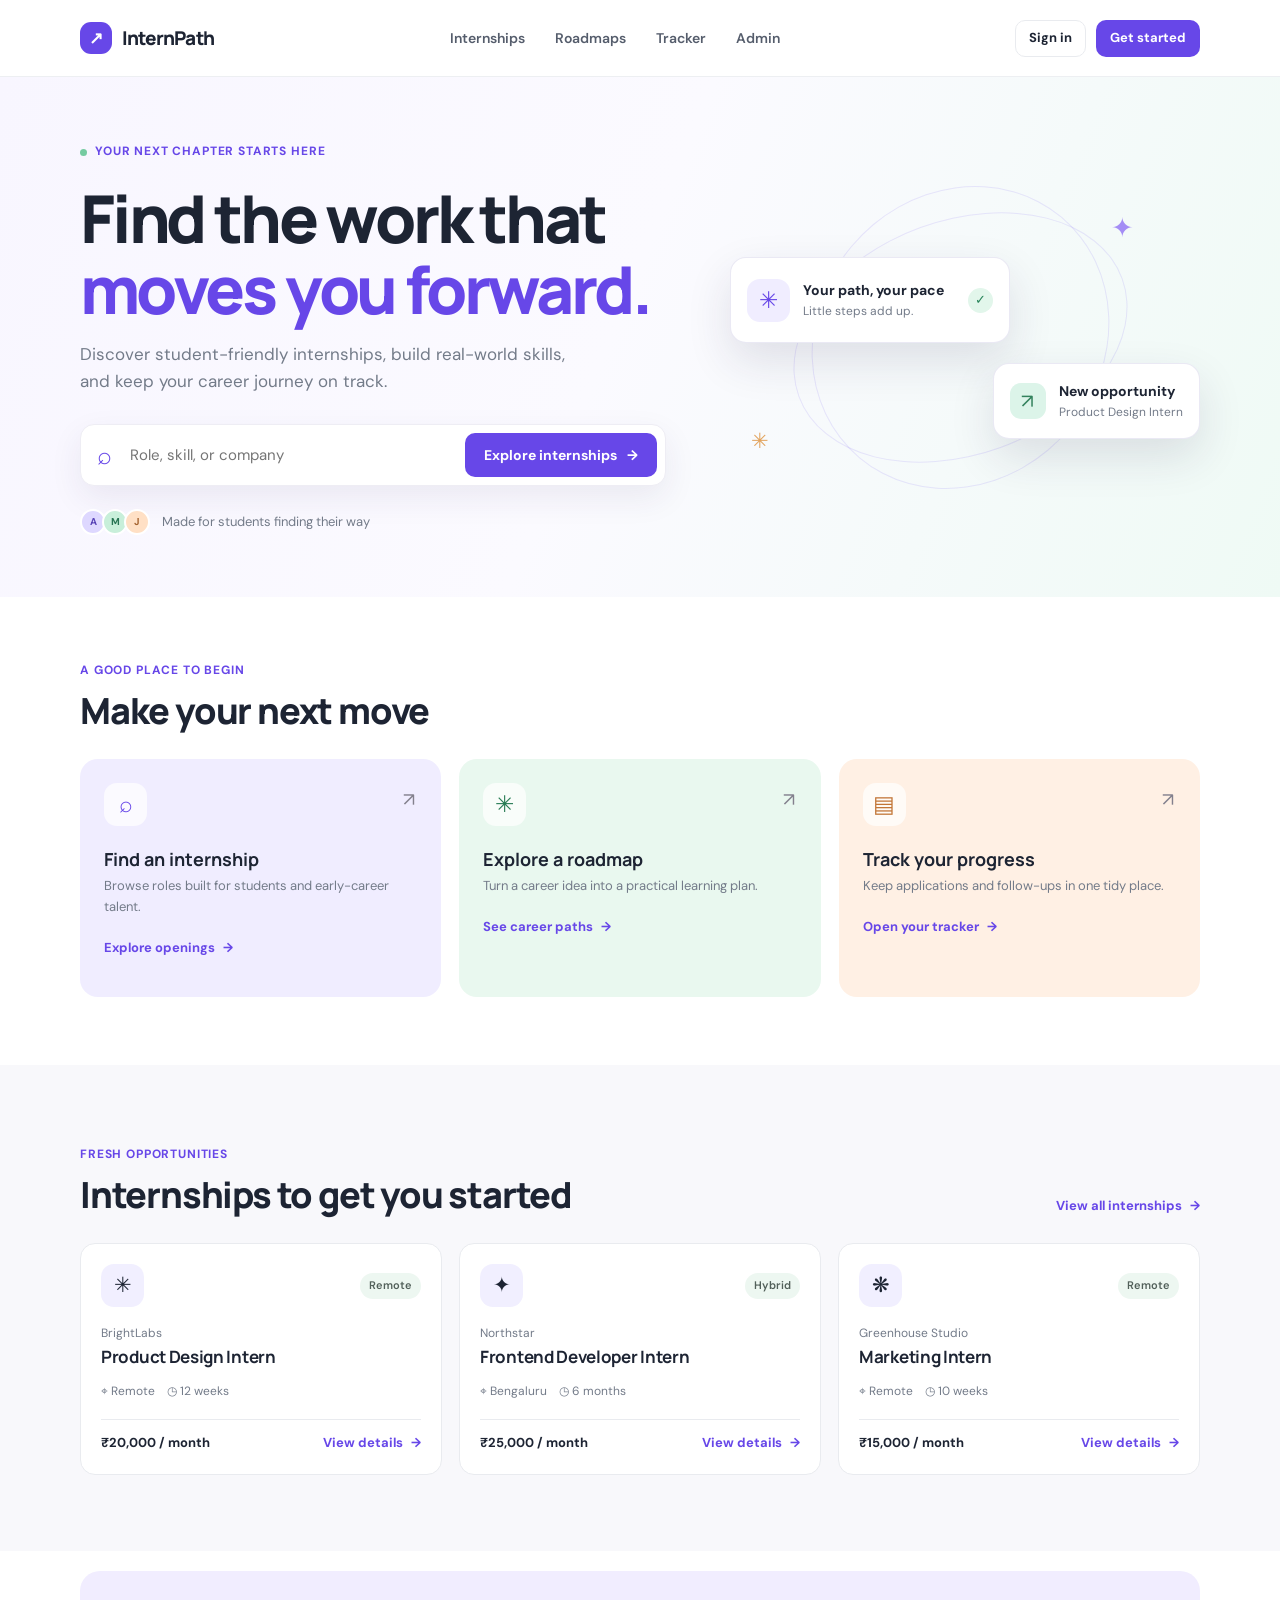
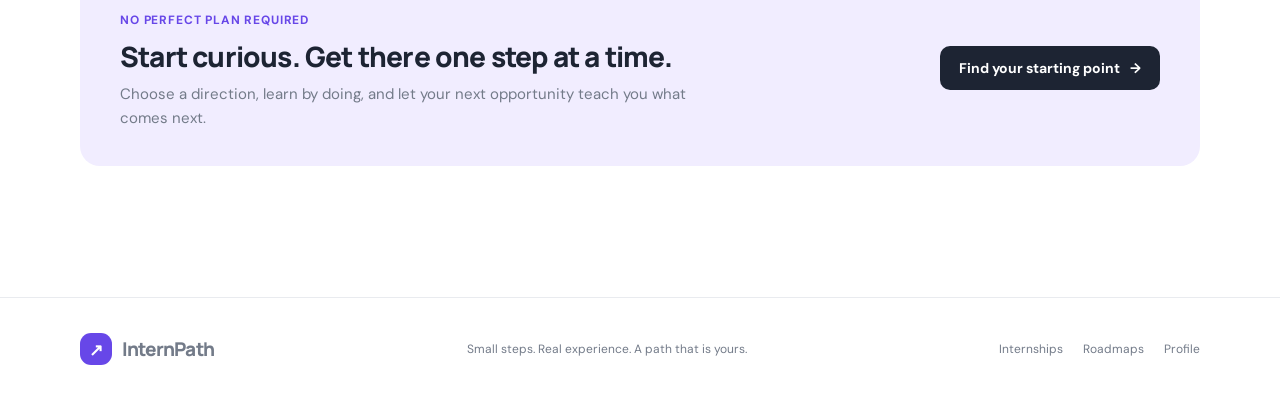
<file: index.html>
<!doctype html>
<html lang="en">
<head>
  <meta charset="utf-8">
  <meta name="viewport" content="width=device-width, initial-scale=1">
  <meta name="description" content="Find student internships, explore career roadmaps, and keep every application organized in one place.">
  <title>InternPath — Find your starting point</title>
  <link rel="preconnect" href="https://fonts.googleapis.com">
  <link rel="preconnect" href="https://fonts.gstatic.com" crossorigin>
  <link href="https://fonts.googleapis.com/css2?family=DM+Sans:wght@400;500;600;700&family=Manrope:wght@400;500;600;700;800&display=swap" rel="stylesheet">
  <link rel="stylesheet" href="css/style.css">
</head>
<body>
  <div id="site-header"></div>
  <main>
    <section class="hero">
      <div class="container hero-grid">
        <div class="hero-copy">
          <span class="eyebrow"><span class="eyebrow-dot"></span> Your next chapter starts here</span>
          <h1>Find the work that<br><span>moves you forward.</span></h1>
          <p>Discover student-friendly internships, build real-world skills, and keep your career journey on track.</p>
          <form class="hero-search" action="pages/internships.html" method="get">
            <label class="sr-only" for="hero-query">Role, skill, or company</label>
            <span class="search-icon" aria-hidden="true">⌕</span>
            <input id="hero-query" name="q" type="search" placeholder="Role, skill, or company">
            <button class="button button-primary" type="submit">Explore internships <span aria-hidden="true">→</span></button>
          </form>
          <div class="hero-proof"><span class="proof-avatars" aria-hidden="true"><i>A</i><i>M</i><i>J</i></span><span>Made for students finding their way</span></div>
        </div>
        <div class="hero-art" aria-label="Career journey illustration">
          <div class="art-orbit orbit-one"></div><div class="art-orbit orbit-two"></div>
          <div class="art-card art-card-main"><span class="art-card-icon">✳</span><div><strong>Your path, your pace</strong><small>Little steps add up.</small></div><span class="art-check">✓</span></div>
          <div class="art-card art-card-float"><span class="art-float-icon">↗</span><div><strong>New opportunity</strong><small>Product Design Intern</small></div></div>
          <div class="art-sparkle sparkle-one">✦</div><div class="art-sparkle sparkle-two">✳</div>
        </div>
      </div>
    </section>

    <section class="section section-tight">
      <div class="container">
        <div class="section-heading"><div><span class="eyebrow">A good place to begin</span><h2>Make your next move</h2></div></div>
        <div class="path-grid">
          <a class="path-card path-lilac" href="pages/internships.html"><span class="path-icon">⌕</span><span class="path-arrow">↗</span><h3>Find an internship</h3><p>Browse roles built for students and early-career talent.</p><span class="text-link">Explore openings <b>→</b></span></a>
          <a class="path-card path-mint" href="pages/roadmaps.html"><span class="path-icon">✳</span><span class="path-arrow">↗</span><h3>Explore a roadmap</h3><p>Turn a career idea into a practical learning plan.</p><span class="text-link">See career paths <b>→</b></span></a>
          <a class="path-card path-peach" href="pages/tracker.html"><span class="path-icon">▤</span><span class="path-arrow">↗</span><h3>Track your progress</h3><p>Keep applications and follow-ups in one tidy place.</p><span class="text-link">Open your tracker <b>→</b></span></a>
        </div>
      </div>
    </section>

    <section class="section featured-section">
      <div class="container">
        <div class="section-heading"><div><span class="eyebrow">Fresh opportunities</span><h2>Internships to get you started</h2></div><a class="text-link" href="pages/internships.html">View all internships <b>→</b></a></div>
        <div id="featured-internships" class="internship-grid"></div>
      </div>
    </section>

    <section class="section callout-section"><div class="container callout"><div><span class="eyebrow">No perfect plan required</span><h2>Start curious. Get there one step at a time.</h2><p>Choose a direction, learn by doing, and let your next opportunity teach you what comes next.</p></div><a class="button button-dark" href="pages/roadmaps.html">Find your starting point <span aria-hidden="true">→</span></a></div></section>
  </main>
  <div id="site-footer"></div>
  <div id="toast" class="toast" role="status" aria-live="polite"></div>
  <script type="module" src="js/main.js"></script>
  <script type="module">
    import { internships } from "./js/data/internships.js";
    const root = document.querySelector("#featured-internships");
    root.innerHTML = internships.slice(0, 3).map((job) => `
      <article class="internship-card">
        <div class="job-top"><span class="company-mark">${job.logo}</span><span class="tag">${job.type}</span></div>
        <p class="company-name">${job.company}</p><h3>${job.role}</h3>
        <div class="job-meta"><span>⌖ ${job.location}</span><span>◷ ${job.duration}</span></div>
        <div class="job-bottom"><span class="stipend">${job.stipend}</span><a class="text-link" href="pages/internships.html">View details <b>→</b></a></div>
      </article>`).join("");
  </script>
</body>
</html>
</file>
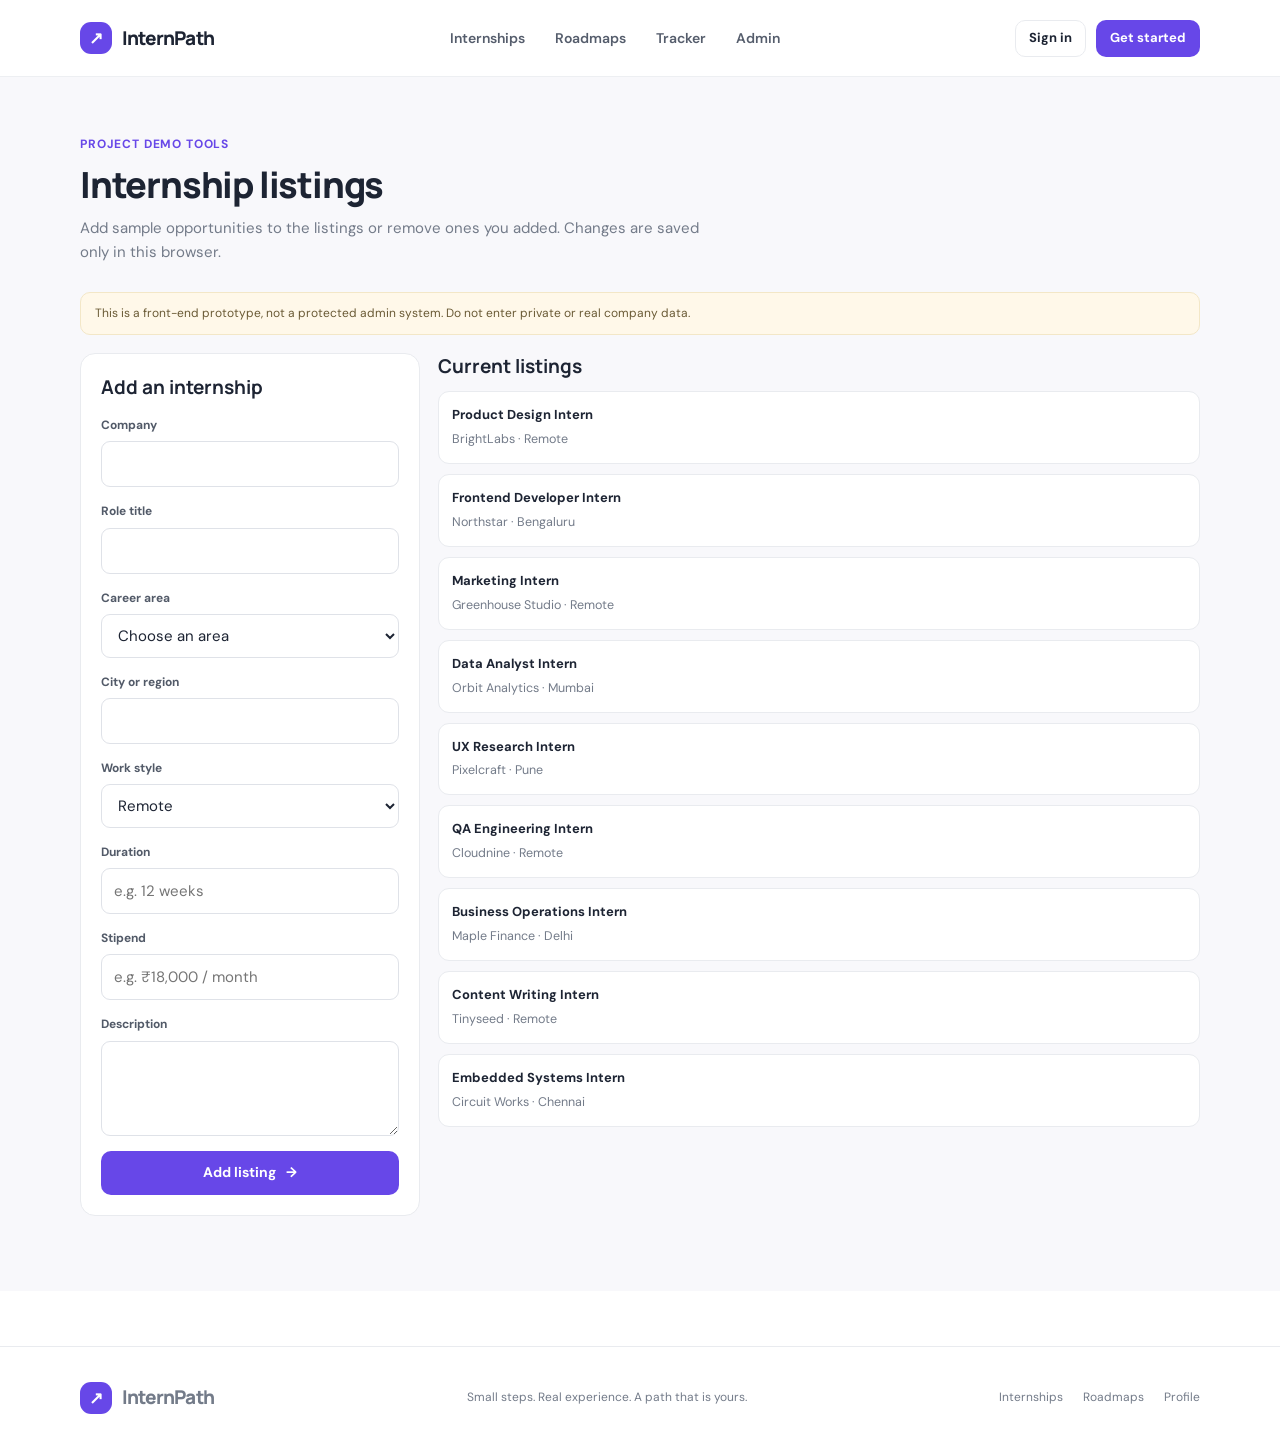
<file: pages/admin.html>
<!doctype html>
<html lang="en">
<head>
  <meta charset="utf-8"><meta name="viewport" content="width=device-width, initial-scale=1">
  <meta name="description" content="Add or remove sample internship opportunities in the InternPath browser demo.">
  <title>Internship admin demo — InternPath</title>
  <link rel="preconnect" href="https://fonts.googleapis.com"><link rel="preconnect" href="https://fonts.gstatic.com" crossorigin>
  <link href="https://fonts.googleapis.com/css2?family=DM+Sans:wght@400;500;600;700&family=Manrope:wght@400;500;600;700;800&display=swap" rel="stylesheet">
  <link rel="stylesheet" href="../css/style.css"><link rel="stylesheet" href="../css/dashboard.css">
</head>
<body>
  <div id="site-header"></div>
  <main class="page-main"><div class="container">
    <header class="page-heading"><span class="eyebrow">Project demo tools</span><h1>Internship listings</h1><p>Add sample opportunities to the listings or remove ones you added. Changes are saved only in this browser.</p></header>
    <div class="prototype-banner">This is a front-end prototype, not a protected admin system. Do not enter private or real company data.</div>
    <div class="admin-layout">
      <section class="panel"><h2 style="margin-top:0;font:700 19px Manrope,sans-serif">Add an internship</h2>
        <form id="internship-form" class="form-stack">
          <div class="field"><label for="company">Company</label><input id="company" name="company" required maxlength="80"></div>
          <div class="field"><label for="role">Role title</label><input id="role" name="role" required maxlength="100"></div>
          <div class="field"><label for="category">Career area</label><select id="category" name="category" required><option value="">Choose an area</option><option>Technology</option><option>Design</option><option>Data</option><option>Marketing</option><option>Business</option></select></div>
          <div class="field"><label for="city">City or region</label><input id="city" name="city" required maxlength="80"></div>
          <div class="field"><label for="type">Work style</label><select id="type" name="type" required><option>Remote</option><option>Hybrid</option><option>On-site</option></select></div>
          <div class="field"><label for="duration">Duration</label><input id="duration" name="duration" placeholder="e.g. 12 weeks" required maxlength="50"></div>
          <div class="field"><label for="stipend">Stipend</label><input id="stipend" name="stipend" placeholder="e.g. ₹18,000 / month" required maxlength="60"></div>
          <div class="field"><label for="description">Description</label><textarea id="description" name="description" required maxlength="350"></textarea></div>
          <button class="button button-primary" type="submit">Add listing <span aria-hidden="true">→</span></button>
        </form>
      </section>
      <section><h2 style="margin:0 0 12px;font:700 19px Manrope,sans-serif">Current listings</h2><div id="admin-list" class="admin-list"></div></section>
    </div>
  </div></main>
  <div id="site-footer"></div><div id="toast" class="toast" role="status" aria-live="polite"></div>
  <script type="module" src="../js/main.js"></script><script type="module" src="../js/admin.js"></script>
</body>
</html>
</file>
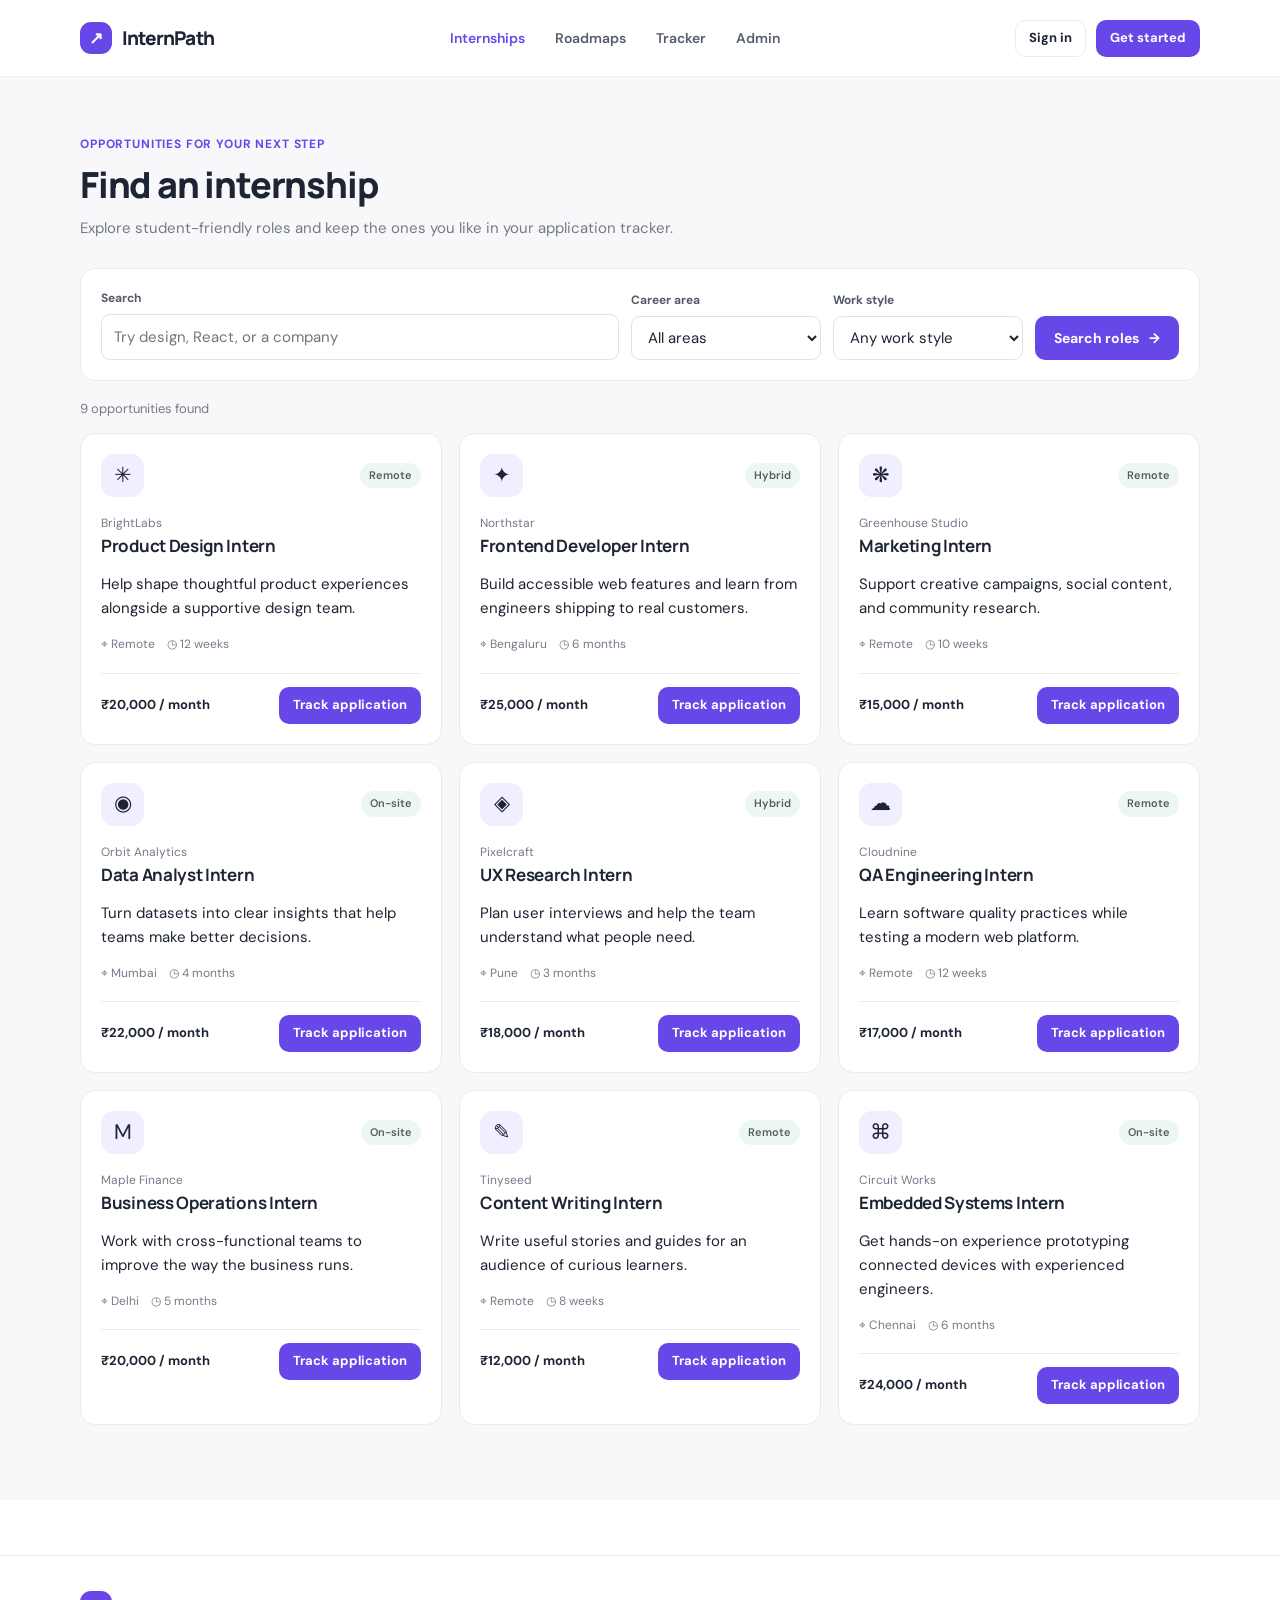
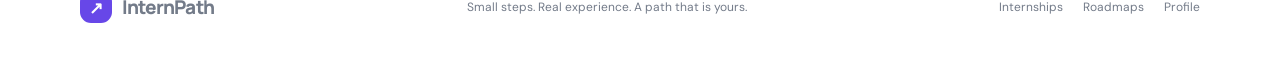
<file: pages/internships.html>
<!doctype html>
<html lang="en">
<head>
  <meta charset="utf-8"><meta name="viewport" content="width=device-width, initial-scale=1">
  <meta name="description" content="Explore student internships by role, skill, category, and work style.">
  <title>Internships — InternPath</title>
  <link rel="preconnect" href="https://fonts.googleapis.com"><link rel="preconnect" href="https://fonts.gstatic.com" crossorigin>
  <link href="https://fonts.googleapis.com/css2?family=DM+Sans:wght@400;500;600;700&family=Manrope:wght@400;500;600;700;800&display=swap" rel="stylesheet">
  <link rel="stylesheet" href="../css/style.css">
</head>
<body>
  <div id="site-header"></div>
  <main class="page-main"><div class="container">
    <header class="page-heading"><span class="eyebrow">Opportunities for your next step</span><h1>Find an internship</h1><p>Explore student-friendly roles and keep the ones you like in your application tracker.</p></header>
    <form id="internship-filters" class="filter-panel">
      <div class="field"><label for="query">Search</label><input id="query" name="q" type="search" placeholder="Try design, React, or a company"></div>
      <div class="field"><label for="category">Career area</label><select id="category" name="category"><option value="">All areas</option><option>Technology</option><option>Design</option><option>Data</option><option>Marketing</option><option>Business</option></select></div>
      <div class="field"><label for="location">Work style</label><select id="location" name="location"><option value="">Any work style</option><option>Remote</option><option>Hybrid</option><option>On-site</option></select></div>
      <button class="button button-primary" type="submit">Search roles <span aria-hidden="true">→</span></button>
    </form>
    <p id="results-count" class="results-count" aria-live="polite"></p>
    <div id="internship-results" class="internship-grid"></div>
  </div></main>
  <div id="site-footer"></div><div id="toast" class="toast" role="status" aria-live="polite"></div>
  <script type="module" src="../js/main.js"></script><script type="module" src="../js/search.js"></script>
</body>
</html>
</file>
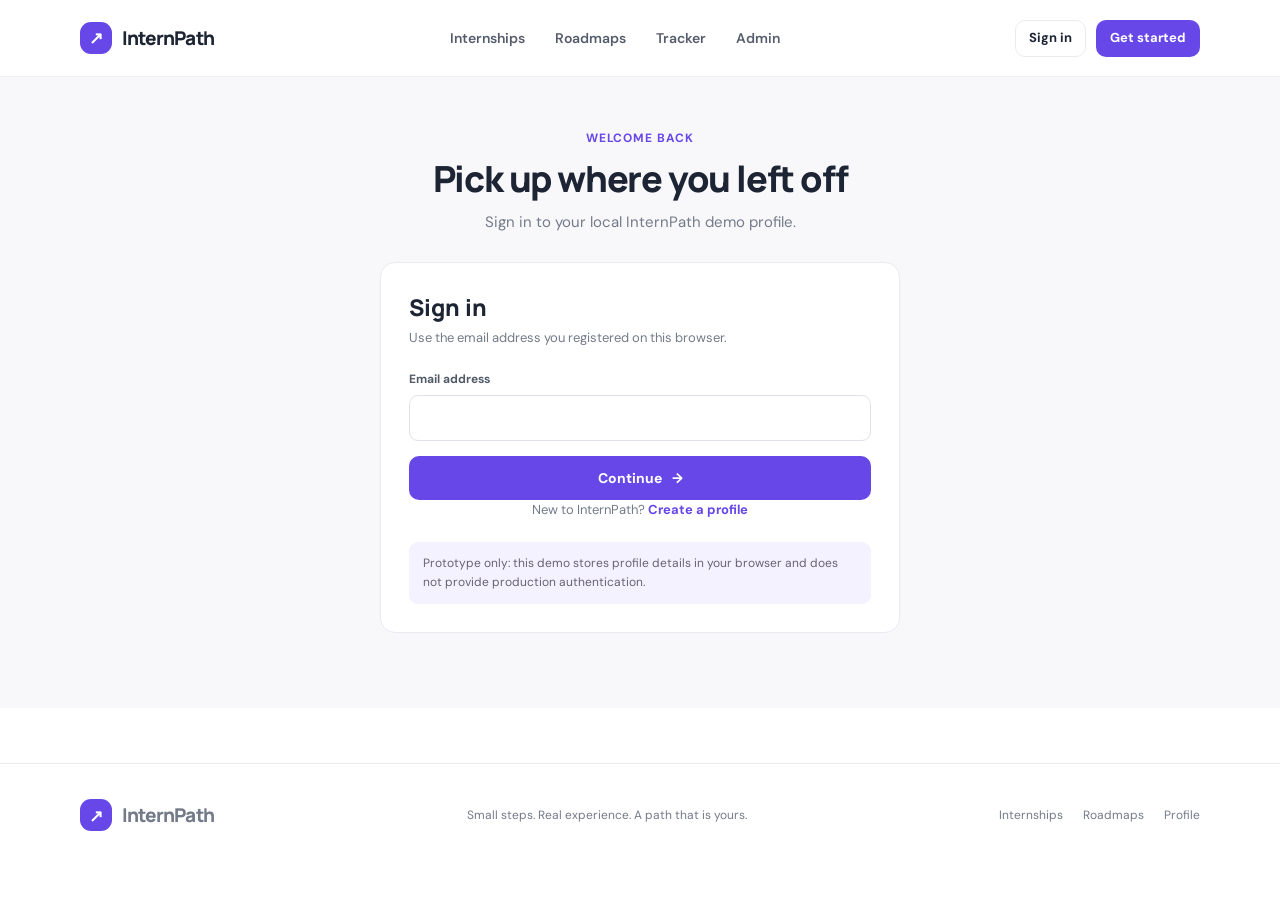
<file: pages/login.html>
<!doctype html>
<html lang="en">
<head>
  <meta charset="utf-8"><meta name="viewport" content="width=device-width, initial-scale=1">
  <title>Sign in — InternPath</title>
  <link rel="preconnect" href="https://fonts.googleapis.com"><link rel="preconnect" href="https://fonts.gstatic.com" crossorigin>
  <link href="https://fonts.googleapis.com/css2?family=DM+Sans:wght@400;500;600;700&family=Manrope:wght@400;500;600;700;800&display=swap" rel="stylesheet">
  <link rel="stylesheet" href="../css/style.css"><link rel="stylesheet" href="../css/auth.css">
</head>
<body>
  <div id="site-header"></div>
  <main class="page-main auth-page"><div class="container form-layout">
    <header class="page-heading"><span class="eyebrow">Welcome back</span><h1>Pick up where you left off</h1><p>Sign in to your local InternPath demo profile.</p></header>
    <section class="panel form-panel"><h2>Sign in</h2><p>Use the email address you registered on this browser.</p>
      <form id="auth-form" class="form-stack" data-mode="login">
        <div class="field"><label for="email">Email address</label><input id="email" name="email" type="email" autocomplete="email" required></div>
        <button class="button button-primary" type="submit">Continue <span aria-hidden="true">→</span></button>
      </form>
      <p class="form-switch">New to InternPath? <a href="register.html">Create a profile</a></p>
      <div class="form-note">Prototype only: this demo stores profile details in your browser and does not provide production authentication.</div>
    </section>
  </div></main>
  <div id="site-footer"></div><div id="toast" class="toast" role="status" aria-live="polite"></div>
  <script type="module" src="../js/main.js"></script><script type="module" src="../js/auth.js"></script>
</body>
</html>
</file>
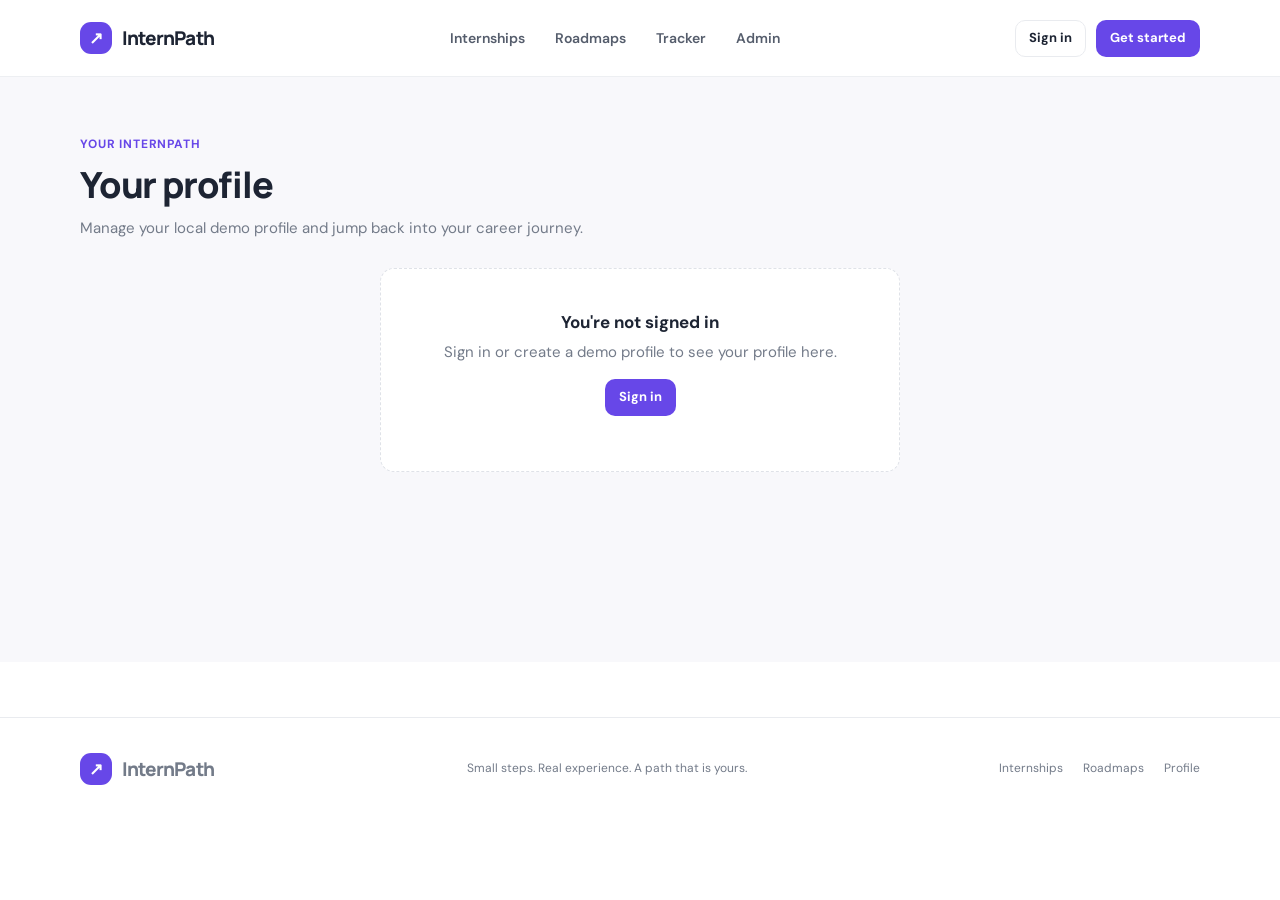
<file: pages/profile.html>
<!doctype html>
<html lang="en">
<head>
  <meta charset="utf-8"><meta name="viewport" content="width=device-width, initial-scale=1">
  <title>Your profile — InternPath</title>
  <link rel="preconnect" href="https://fonts.googleapis.com"><link rel="preconnect" href="https://fonts.gstatic.com" crossorigin>
  <link href="https://fonts.googleapis.com/css2?family=DM+Sans:wght@400;500;600;700&family=Manrope:wght@400;500;600;700;800&display=swap" rel="stylesheet">
  <link rel="stylesheet" href="../css/style.css"><link rel="stylesheet" href="../css/dashboard.css">
</head>
<body>
  <div id="site-header"></div>
  <main class="page-main"><div class="container">
    <header class="page-heading"><span class="eyebrow">Your InternPath</span><h1>Your profile</h1><p>Manage your local demo profile and jump back into your career journey.</p></header>
    <div id="profile-content" class="form-layout"></div>
  </div></main>
  <div id="site-footer"></div><div id="toast" class="toast" role="status" aria-live="polite"></div>
  <script type="module" src="../js/main.js"></script><script type="module" src="../js/auth.js"></script>
</body>
</html>
</file>
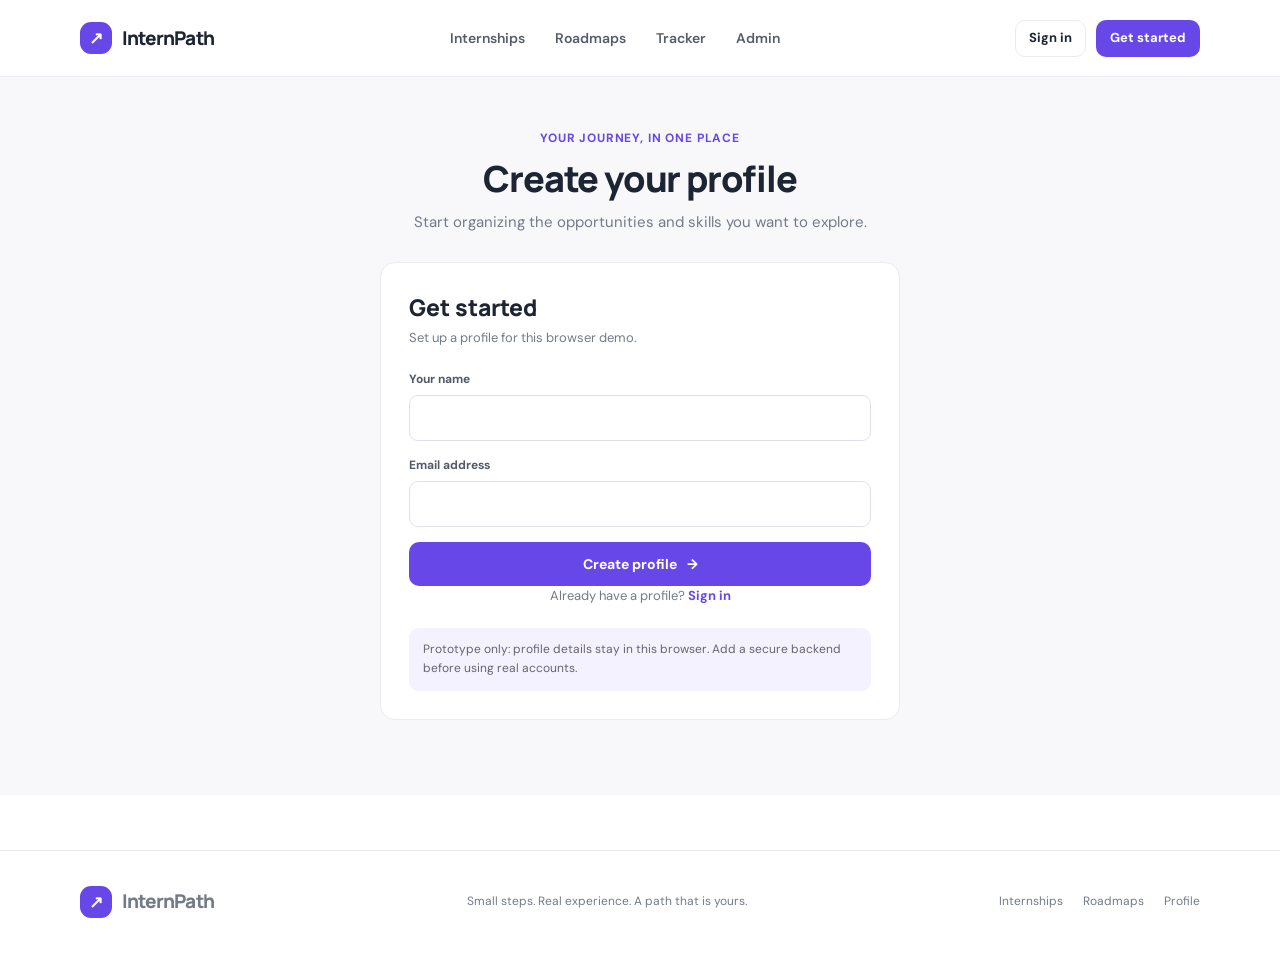
<file: pages/register.html>
<!doctype html>
<html lang="en">
<head>
  <meta charset="utf-8"><meta name="viewport" content="width=device-width, initial-scale=1">
  <title>Create a profile — InternPath</title>
  <link rel="preconnect" href="https://fonts.googleapis.com"><link rel="preconnect" href="https://fonts.gstatic.com" crossorigin>
  <link href="https://fonts.googleapis.com/css2?family=DM+Sans:wght@400;500;600;700&family=Manrope:wght@400;500;600;700;800&display=swap" rel="stylesheet">
  <link rel="stylesheet" href="../css/style.css"><link rel="stylesheet" href="../css/auth.css">
</head>
<body>
  <div id="site-header"></div>
  <main class="page-main auth-page"><div class="container form-layout">
    <header class="page-heading"><span class="eyebrow">Your journey, in one place</span><h1>Create your profile</h1><p>Start organizing the opportunities and skills you want to explore.</p></header>
    <section class="panel form-panel"><h2>Get started</h2><p>Set up a profile for this browser demo.</p>
      <form id="auth-form" class="form-stack" data-mode="register">
        <div class="field"><label for="name">Your name</label><input id="name" name="name" type="text" autocomplete="name" required maxlength="80"></div>
        <div class="field"><label for="email">Email address</label><input id="email" name="email" type="email" autocomplete="email" required maxlength="254"></div>
        <button class="button button-primary" type="submit">Create profile <span aria-hidden="true">→</span></button>
      </form>
      <p class="form-switch">Already have a profile? <a href="login.html">Sign in</a></p>
      <div class="form-note">Prototype only: profile details stay in this browser. Add a secure backend before using real accounts.</div>
    </section>
  </div></main>
  <div id="site-footer"></div><div id="toast" class="toast" role="status" aria-live="polite"></div>
  <script type="module" src="../js/main.js"></script><script type="module" src="../js/auth.js"></script>
</body>
</html>
</file>
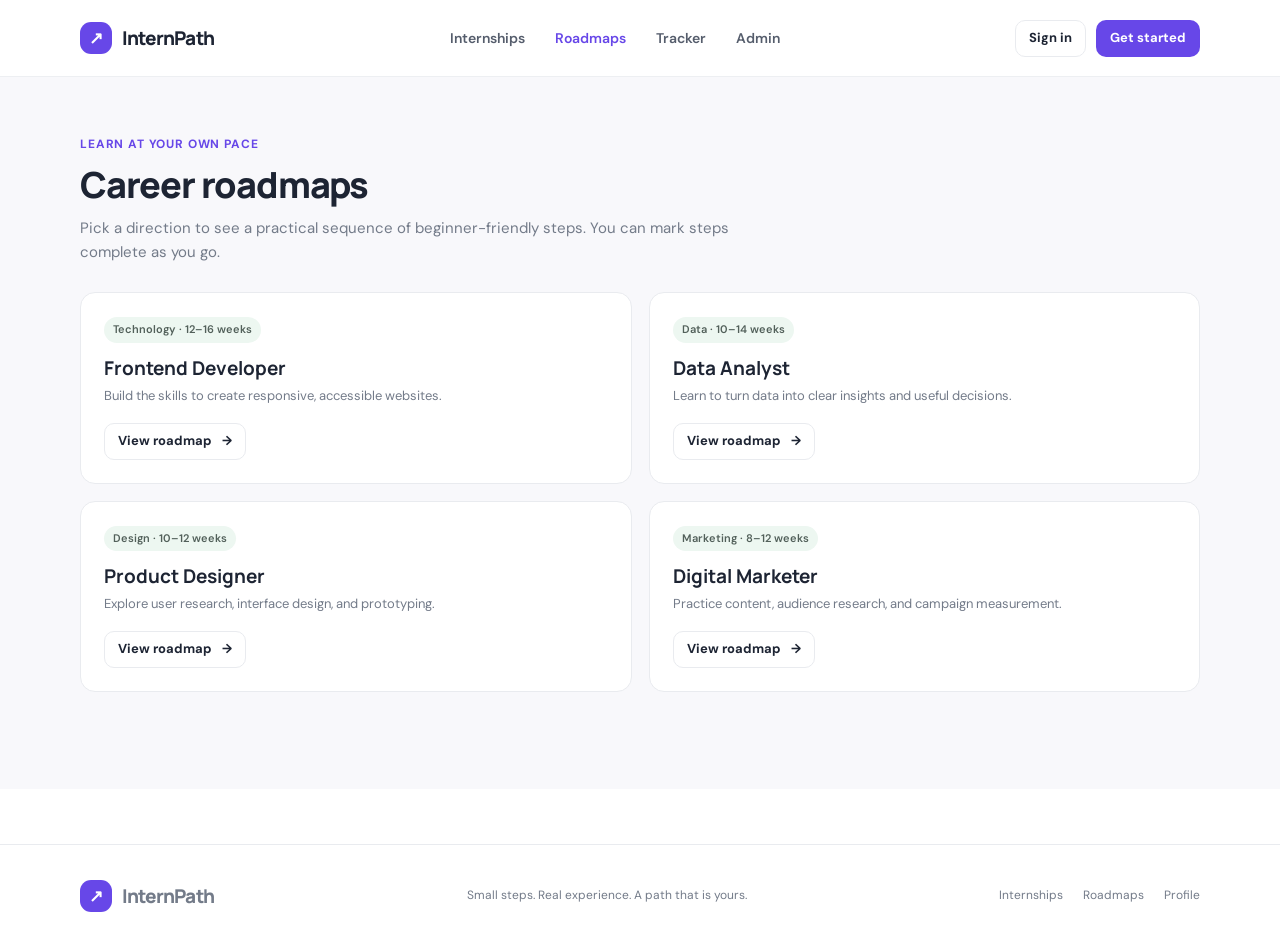
<file: pages/roadmaps.html>
<!doctype html>
<html lang="en">
<head>
  <meta charset="utf-8"><meta name="viewport" content="width=device-width, initial-scale=1">
  <meta name="description" content="Explore practical career roadmaps and track the skills you are learning.">
  <title>Career roadmaps — InternPath</title>
  <link rel="preconnect" href="https://fonts.googleapis.com"><link rel="preconnect" href="https://fonts.gstatic.com" crossorigin>
  <link href="https://fonts.googleapis.com/css2?family=DM+Sans:wght@400;500;600;700&family=Manrope:wght@400;500;600;700;800&display=swap" rel="stylesheet">
  <link rel="stylesheet" href="../css/style.css"><link rel="stylesheet" href="../css/dashboard.css">
</head>
<body>
  <div id="site-header"></div>
  <main class="page-main"><div class="container">
    <header class="page-heading"><span class="eyebrow">Learn at your own pace</span><h1>Career roadmaps</h1><p>Pick a direction to see a practical sequence of beginner-friendly steps. You can mark steps complete as you go.</p></header>
    <div id="roadmap-grid" class="roadmap-grid"></div><section id="roadmap-detail" class="roadmap-detail" aria-live="polite"></section>
  </div></main>
  <div id="site-footer"></div><div id="toast" class="toast" role="status" aria-live="polite"></div>
  <script type="module" src="../js/main.js"></script><script type="module" src="../js/roadmap.js"></script>
</body>
</html>
</file>
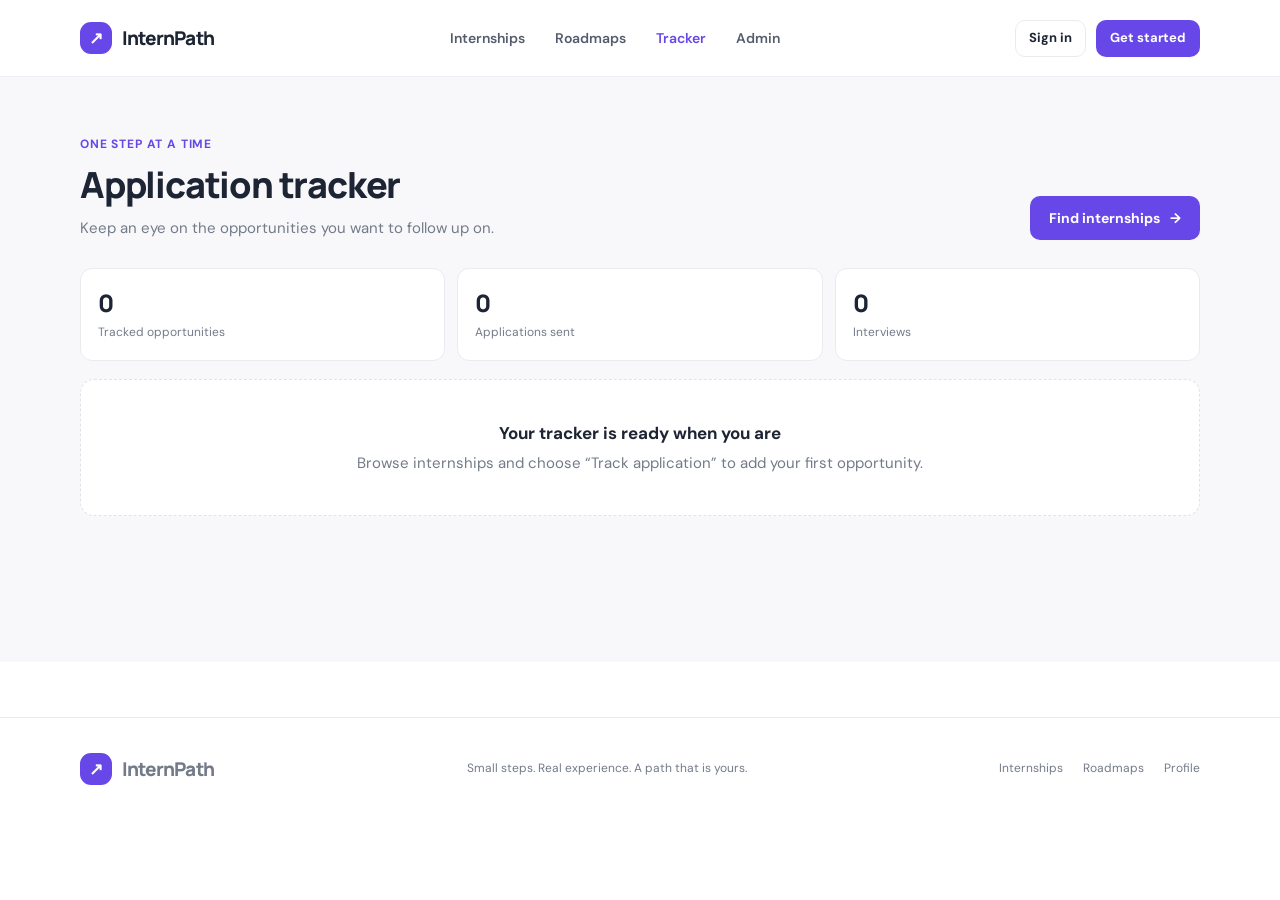
<file: pages/tracker.html>
<!doctype html>
<html lang="en">
<head>
  <meta charset="utf-8"><meta name="viewport" content="width=device-width, initial-scale=1">
  <meta name="description" content="Organize internship applications and follow each opportunity through your search.">
  <title>Application tracker — InternPath</title>
  <link rel="preconnect" href="https://fonts.googleapis.com"><link rel="preconnect" href="https://fonts.gstatic.com" crossorigin>
  <link href="https://fonts.googleapis.com/css2?family=DM+Sans:wght@400;500;600;700&family=Manrope:wght@400;500;600;700;800&display=swap" rel="stylesheet">
  <link rel="stylesheet" href="../css/style.css"><link rel="stylesheet" href="../css/dashboard.css">
</head>
<body>
  <div id="site-header"></div>
  <main class="page-main"><div class="container">
    <header class="page-heading dashboard-heading"><div><span class="eyebrow">One step at a time</span><h1>Application tracker</h1><p>Keep an eye on the opportunities you want to follow up on.</p></div><a class="button button-primary" href="internships.html">Find internships <span aria-hidden="true">→</span></a></header>
    <div id="tracker-stats" class="dashboard-stats"></div>
    <div id="tracker-list" class="tracker-list"></div>
  </div></main>
  <div id="site-footer"></div><div id="toast" class="toast" role="status" aria-live="polite"></div>
  <script type="module" src="../js/main.js"></script><script type="module" src="../js/tracker.js"></script>
</body>
</html>
</file>
<file: css/style.css>
:root {
  color-scheme: light;
  --ink: #1d2433;
  --muted: #737b89;
  --line: #e9ebef;
  --paper: #fff;
  --canvas: #f8f8fb;
  --purple: #6747e8;
  --purple-dark: #5435d1;
  --mint: #dcf4e9;
  --lilac: #f0edff;
  --peach: #fff0e4;
  font-family: "DM Sans", sans-serif;
}

* { box-sizing: border-box; }
body { margin: 0; color: var(--ink); background: var(--paper); font-size: 15px; line-height: 1.6; }
a { color: inherit; text-decoration: none; }
button, input, select, textarea { font: inherit; }
button, a { -webkit-tap-highlight-color: transparent; }
button { cursor: pointer; }
.container { width: min(1120px, calc(100% - 48px)); margin: 0 auto; }
.sr-only { position: absolute; width: 1px; height: 1px; padding: 0; margin: -1px; overflow: hidden; clip: rect(0, 0, 0, 0); white-space: nowrap; border: 0; }
.site-header { position: sticky; top: 0; z-index: 20; background: rgba(255,255,255,.94); border-bottom: 1px solid rgba(233,235,239,.8); backdrop-filter: blur(14px); }
.nav-wrap { min-height: 76px; display: flex; align-items: center; justify-content: space-between; gap: 28px; }
.brand { display: inline-flex; align-items: center; gap: 10px; font-family: Manrope, sans-serif; font-size: 19px; font-weight: 800; letter-spacing: -.8px; }
.brand-mark { width: 32px; height: 32px; display: grid; place-items: center; color: white; background: var(--purple); border-radius: 11px; font-size: 17px; }
.nav-links { display: flex; align-items: center; gap: 30px; color: #555d6c; font-size: 14px; font-weight: 600; }
.nav-links a:hover, .nav-links a[aria-current="page"] { color: var(--purple); }
.nav-actions { display: flex; align-items: center; gap: 10px; }
.menu-toggle { display: none; border: 0; background: transparent; font-size: 24px; color: var(--ink); }
.button { min-height: 44px; display: inline-flex; justify-content: center; align-items: center; gap: 10px; padding: 0 18px; border: 1px solid transparent; border-radius: 10px; font-size: 14px; font-weight: 700; transition: .18s ease; }
.button:hover { transform: translateY(-1px); }
.button-primary { color: white; background: var(--purple); }
.button-primary:hover { background: var(--purple-dark); }
.button-light { color: var(--ink); background: white; border-color: var(--line); }
.button-dark { color: white; background: var(--ink); }
.button-small { min-height: 37px; padding: 0 13px; font-size: 13px; }
.eyebrow { display: inline-flex; align-items: center; gap: 8px; color: var(--purple); font-size: 12px; font-weight: 700; letter-spacing: .07em; text-transform: uppercase; }
.eyebrow-dot { width: 7px; height: 7px; border-radius: 50%; background: #75cba1; }
.hero { position: relative; overflow: hidden; background: linear-gradient(112deg, #f8f6ff 0%, #fbfaff 48%, #effaf5 100%); }
.hero-grid { min-height: 520px; display: grid; grid-template-columns: 1.1fr .9fr; align-items: center; gap: 54px; padding-top: 40px; padding-bottom: 40px; }
.hero-copy h1 { margin: 20px 0 16px; font: 800 clamp(42px, 5.2vw, 66px)/1.08 Manrope, sans-serif; letter-spacing: -3.2px; }
.hero-copy h1 span { color: var(--purple); }
.hero-copy > p { max-width: 500px; margin: 0; color: var(--muted); font-size: 17px; }
.hero-search { display: flex; align-items: center; gap: 12px; max-width: 600px; margin-top: 29px; padding: 8px; background: white; border: 1px solid #eeedf4; border-radius: 14px; box-shadow: 0 12px 32px rgba(45,34,90,.08); }
.hero-search input { flex: 1; min-width: 100px; padding: 0 6px; color: var(--ink); border: 0; outline: 0; }
.search-icon { padding-left: 8px; color: var(--purple); font-size: 25px; line-height: 1; }
.hero-proof { display: flex; align-items: center; gap: 12px; margin-top: 23px; color: var(--muted); font-size: 13px; }
.proof-avatars { display: flex; padding-left: 4px; }
.proof-avatars i { width: 26px; height: 26px; display: grid; place-items: center; margin-left: -4px; color: #5944b7; background: #ded8ff; border: 2px solid white; border-radius: 50%; font-size: 10px; font-style: normal; font-weight: 700; }
.proof-avatars i:nth-child(2) { color: #277453; background: #c8efda; }.proof-avatars i:nth-child(3) { color: #a4612d; background: #ffe0c5; }
.hero-art { position: relative; height: 370px; display: grid; place-items: center; }
.art-orbit { position: absolute; border: 1px solid rgba(103,71,232,.12); border-radius: 50%; transform: rotate(-20deg); }
.orbit-one { width: 345px; height: 235px; }.orbit-two { width: 285px; height: 315px; transform: rotate(40deg); }
.art-card { position: absolute; display: flex; align-items: center; gap: 13px; padding: 16px; background: white; border: 1px solid rgba(231,229,242,.85); border-radius: 16px; box-shadow: 0 18px 45px rgba(40,34,77,.12); }
.art-card strong, .art-card small { display: block; }.art-card strong { font-size: 14px; }.art-card small { color: var(--muted); font-size: 12px; }
.art-card-main { width: 280px; min-height: 86px; top: 105px; left: 10px; }
.art-card-float { right: 0; bottom: 83px; }
.art-card-icon { width: 43px; height: 43px; display: grid; place-items: center; color: var(--purple); background: var(--lilac); border-radius: 13px; font-size: 23px; }
.art-check { width: 25px; height: 25px; display: grid; place-items: center; margin-left: auto; color: #28845a; background: #e2f6eb; border-radius: 50%; font-size: 13px; }
.art-float-icon { width: 36px; height: 36px; display: grid; place-items: center; color: #33825d; background: var(--mint); border-radius: 11px; font-size: 20px; }
.art-sparkle { position: absolute; color: #a48df5; }.sparkle-one { top: 54px; right: 66px; font-size: 27px; }.sparkle-two { left: 31px; bottom: 63px; color: #e2a35d; font-size: 21px; }
.section { padding: 76px 0; }.section-tight { padding-top: 60px; padding-bottom: 68px; }.featured-section { background: var(--canvas); }
.section-heading { display: flex; align-items: end; justify-content: space-between; gap: 20px; margin-bottom: 27px; }
.section-heading h2, .page-heading h1 { margin: 8px 0 0; font: 800 clamp(27px, 3.2vw, 36px)/1.2 Manrope, sans-serif; letter-spacing: -1.2px; }
.path-grid { display: grid; grid-template-columns: repeat(3, 1fr); gap: 18px; }
.path-card { position: relative; min-height: 238px; padding: 24px; border-radius: 18px; transition: transform .2s ease; }.path-card:hover { transform: translateY(-4px); }
.path-lilac { background: var(--lilac); }.path-mint { background: #e9f8ef; }.path-peach { background: var(--peach); }
.path-icon { width: 43px; height: 43px; display: grid; place-items: center; border-radius: 13px; background: rgba(255,255,255,.72); color: var(--purple); font-size: 23px; }.path-mint .path-icon { color: #287c54; }.path-peach .path-icon { color: #c27536; }
.path-arrow { position: absolute; top: 26px; right: 26px; font-size: 19px; color: #83808d; }.path-card h3 { margin: 21px 0 5px; font: 700 18px Manrope, sans-serif; }.path-card p { margin: 0 0 17px; color: var(--muted); font-size: 13px; }
.text-link { color: var(--purple); font-size: 13px; font-weight: 700; }.text-link b { margin-left: 5px; }
.internship-grid { display: grid; grid-template-columns: repeat(3, 1fr); gap: 17px; }.internship-card { padding: 20px; background: white; border: 1px solid var(--line); border-radius: 15px; transition: box-shadow .18s, transform .18s; }.internship-card:hover { transform: translateY(-3px); box-shadow: 0 12px 30px rgba(35,38,53,.07); }
.job-top, .job-bottom { display: flex; align-items: center; justify-content: space-between; gap: 10px; }.company-mark { width: 43px; height: 43px; display: grid; place-items: center; background: #f1efff; border-radius: 13px; font-size: 21px; }.tag { padding: 4px 9px; color: #52605a; background: #edf7f1; border-radius: 20px; font-size: 11px; font-weight: 600; }
.company-name { margin: 17px 0 1px; color: var(--muted); font-size: 12px; }.internship-card h3 { margin: 0; font: 700 17px Manrope, sans-serif; letter-spacing: -.3px; }.job-meta { display: flex; flex-wrap: wrap; gap: 12px; margin-top: 14px; color: var(--muted); font-size: 12px; }.job-bottom { margin-top: 18px; padding-top: 13px; border-top: 1px solid var(--line); }.stipend { font-size: 13px; font-weight: 700; }
.callout-section { padding-top: 20px; }.callout { display: flex; align-items: center; justify-content: space-between; gap: 35px; padding: 36px 40px; background: #f1edff; border-radius: 20px; }.callout h2 { max-width: 570px; margin: 9px 0; font: 800 28px/1.2 Manrope, sans-serif; letter-spacing: -.8px; }.callout p { max-width: 600px; margin: 0; color: var(--muted); }
.site-footer { margin-top: 55px; padding: 35px 0; border-top: 1px solid var(--line); }.footer-inner { display: flex; align-items: center; justify-content: space-between; gap: 20px; color: var(--muted); font-size: 12px; }.footer-links { display: flex; gap: 20px; }.footer-links a:hover { color: var(--purple); }
.page-main { min-height: 65vh; padding: 54px 0 75px; background: var(--canvas); }.page-heading { margin-bottom: 28px; }.page-heading p { max-width: 650px; margin: 10px 0 0; color: var(--muted); }
.filter-panel, .panel { padding: 20px; background: white; border: 1px solid var(--line); border-radius: 15px; }.filter-panel { display: grid; grid-template-columns: minmax(200px, 1fr) 190px 190px auto; align-items: end; gap: 12px; margin-bottom: 18px; }
.field { display: grid; gap: 6px; }.field label { color: #525a68; font-size: 12px; font-weight: 700; }.field input, .field select, .field textarea { width: 100%; min-height: 43px; padding: 10px 12px; color: var(--ink); background: white; border: 1px solid #dfe2e8; border-radius: 9px; outline: none; }.field textarea { min-height: 95px; resize: vertical; }.field input:focus, .field select:focus, .field textarea:focus { border-color: #9c8be9; box-shadow: 0 0 0 3px rgba(103,71,232,.1); }
.results-count { margin: 0 0 13px; color: var(--muted); font-size: 13px; }.empty-state { padding: 40px 20px; color: var(--muted); text-align: center; background: white; border: 1px dashed #dfe2e8; border-radius: 14px; }.empty-state strong { display: block; margin-bottom: 4px; color: var(--ink); font-size: 17px; }
.form-layout { width: min(520px, 100%); margin: 0 auto; }.form-panel { padding: 28px; }.form-panel h2 { margin: 0 0 5px; font: 800 23px Manrope, sans-serif; }.form-panel > p { margin: 0 0 21px; color: var(--muted); font-size: 13px; }.form-stack { display: grid; gap: 15px; }.form-note { padding: 12px 14px; color: #686273; background: #f5f2ff; border-radius: 9px; font-size: 12px; }.form-switch { margin-top: 17px; color: var(--muted); font-size: 13px; text-align: center; }.form-switch a { color: var(--purple); font-weight: 700; }
.roadmap-grid { display: grid; grid-template-columns: repeat(2, 1fr); gap: 17px; }.roadmap-card { padding: 23px; background: white; border: 1px solid var(--line); border-radius: 15px; }.roadmap-card h3 { margin: 12px 0 5px; font: 700 19px Manrope, sans-serif; }.roadmap-card p { margin: 0 0 16px; color: var(--muted); font-size: 13px; }.roadmap-card .tag { display: inline-block; }
.roadmap-detail { margin-top: 22px; }.roadmap-detail h2 { font: 800 24px Manrope, sans-serif; }.roadmap-step { display: flex; gap: 15px; padding: 17px 0; border-bottom: 1px solid var(--line); }.step-check { width: 24px; height: 24px; flex: 0 0 auto; display: grid; place-items: center; color: var(--purple); background: var(--lilac); border-radius: 50%; font-size: 12px; }.roadmap-step.done .step-check { color: white; background: #43a977; }.roadmap-step h3 { margin: 0; font-size: 15px; }.roadmap-step p { margin: 3px 0 0; color: var(--muted); font-size: 13px; }
.tracker-list { display: grid; gap: 12px; }.tracker-item { display: grid; grid-template-columns: 1fr 170px auto; align-items: center; gap: 15px; padding: 17px; background: white; border: 1px solid var(--line); border-radius: 13px; }.tracker-item h3 { margin: 0; font-size: 15px; }.tracker-item p { margin: 2px 0 0; color: var(--muted); font-size: 12px; }.tracker-item select { min-height: 39px; padding: 7px; border: 1px solid var(--line); border-radius: 8px; }
.profile-card { display: flex; align-items: center; gap: 17px; padding: 23px; }.profile-avatar { width: 58px; height: 58px; display: grid; place-items: center; color: var(--purple); background: var(--lilac); border-radius: 18px; font: 800 23px Manrope, sans-serif; }.profile-card h2 { margin: 0; font: 800 20px Manrope, sans-serif; }.profile-card p { margin: 2px 0 0; color: var(--muted); }
.admin-layout { display: grid; grid-template-columns: 340px 1fr; align-items: start; gap: 18px; }.admin-list { display: grid; gap: 10px; }.admin-row { display: flex; align-items: center; justify-content: space-between; gap: 12px; padding: 13px; background: white; border: 1px solid var(--line); border-radius: 11px; }.admin-row strong { display: block; font-size: 13px; }.admin-row small { color: var(--muted); }
.toast { position: fixed; right: 22px; bottom: 22px; z-index: 50; max-width: min(380px, calc(100% - 44px)); padding: 12px 17px; color: white; background: #25283a; border-radius: 10px; box-shadow: 0 12px 28px rgba(20,20,30,.2); opacity: 0; transform: translateY(10px); pointer-events: none; transition: .22s; }.toast.visible { opacity: 1; transform: translateY(0); }
.prototype-banner { margin: 0 0 18px; padding: 11px 14px; color: #6a5a35; background: #fff8e9; border: 1px solid #f3e7c7; border-radius: 10px; font-size: 12px; }

@media (max-width: 850px) {
  .nav-links { gap: 17px; }.nav-wrap { gap: 15px; }.hero-grid { gap: 20px; }.hero-art { transform: scale(.9); }
  .filter-panel { grid-template-columns: 1fr 1fr; }.filter-panel .button { grid-column: 1 / -1; }
}
@media (max-width: 680px) {
  .container { width: min(100% - 32px, 520px); }.nav-wrap { min-height: 66px; }.menu-toggle { display: block; }.nav-links { position: absolute; top: 65px; left: 0; right: 0; display: none; align-items: stretch; gap: 0; padding: 10px 20px 15px; background: white; border-bottom: 1px solid var(--line); }.nav-links.open { display: grid; }.nav-links a { padding: 10px 4px; }.nav-actions .button { min-height: 37px; padding: 0 12px; font-size: 12px; }
  .hero-grid { grid-template-columns: 1fr; gap: 0; padding-top: 52px; }.hero-copy h1 { letter-spacing: -2px; }.hero-copy > p { font-size: 15px; }.hero-search { gap: 5px; }.hero-search .button { padding: 0 11px; font-size: 12px; }.hero-search input { font-size: 13px; }.hero-art { height: 260px; margin-top: 5px; transform: scale(.83); transform-origin: top center; }
  .section { padding: 54px 0; }.section-tight { padding: 46px 0; }.path-grid, .internship-grid { grid-template-columns: 1fr; }.path-card { min-height: 210px; }.section-heading { align-items: start; }.section-heading > .text-link { margin-top: 9px; }.callout { align-items: flex-start; flex-direction: column; padding: 26px; }.callout h2 { font-size: 24px; }
  .filter-panel { grid-template-columns: 1fr; }.filter-panel .button { grid-column: auto; }.roadmap-grid { grid-template-columns: 1fr; }.tracker-item { grid-template-columns: 1fr auto; }.tracker-item select { grid-column: 1 / -1; grid-row: 2; }.tracker-item .remove-button { grid-column: 2; grid-row: 1; }.admin-layout { grid-template-columns: 1fr; }.footer-inner { align-items: flex-start; flex-direction: column; }.footer-links { flex-wrap: wrap; gap: 13px; }.site-footer { margin-top: 30px; }
}
</file>
<file: css/dashboard.css>
.dashboard-heading { display: flex; align-items: end; justify-content: space-between; gap: 15px; }
.dashboard-stats { display: grid; grid-template-columns: repeat(3, 1fr); gap: 12px; margin: 18px 0; }
.stat-card { padding: 17px; background: white; border: 1px solid var(--line); border-radius: 12px; }
.stat-card strong { display: block; font: 800 24px Manrope, sans-serif; }
.stat-card span { color: var(--muted); font-size: 12px; }
@media (max-width: 680px) { .dashboard-stats { grid-template-columns: 1fr; } }
</file>
<file: css/auth.css>
.auth-page { padding-top: 48px; }
.auth-page .page-heading { text-align: center; }
.auth-page .page-heading p { margin-right: auto; margin-left: auto; }
</file>
